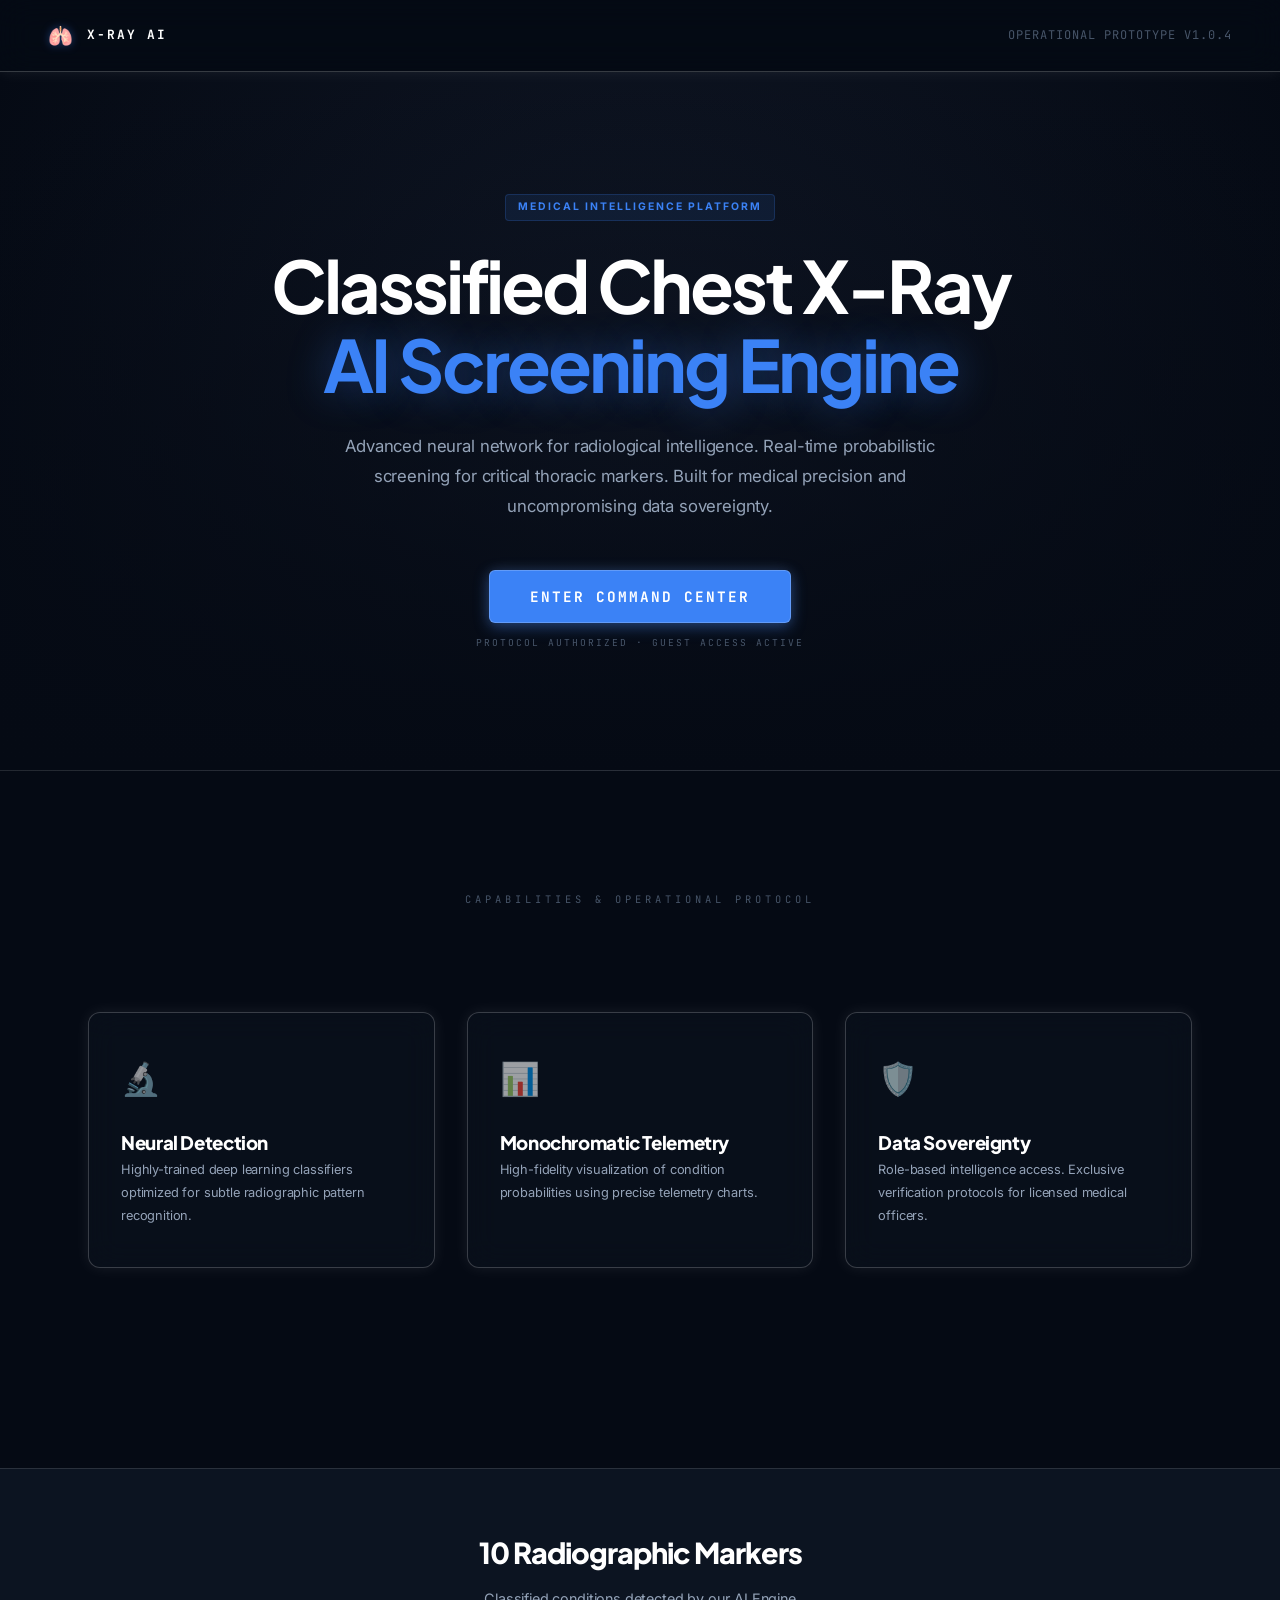
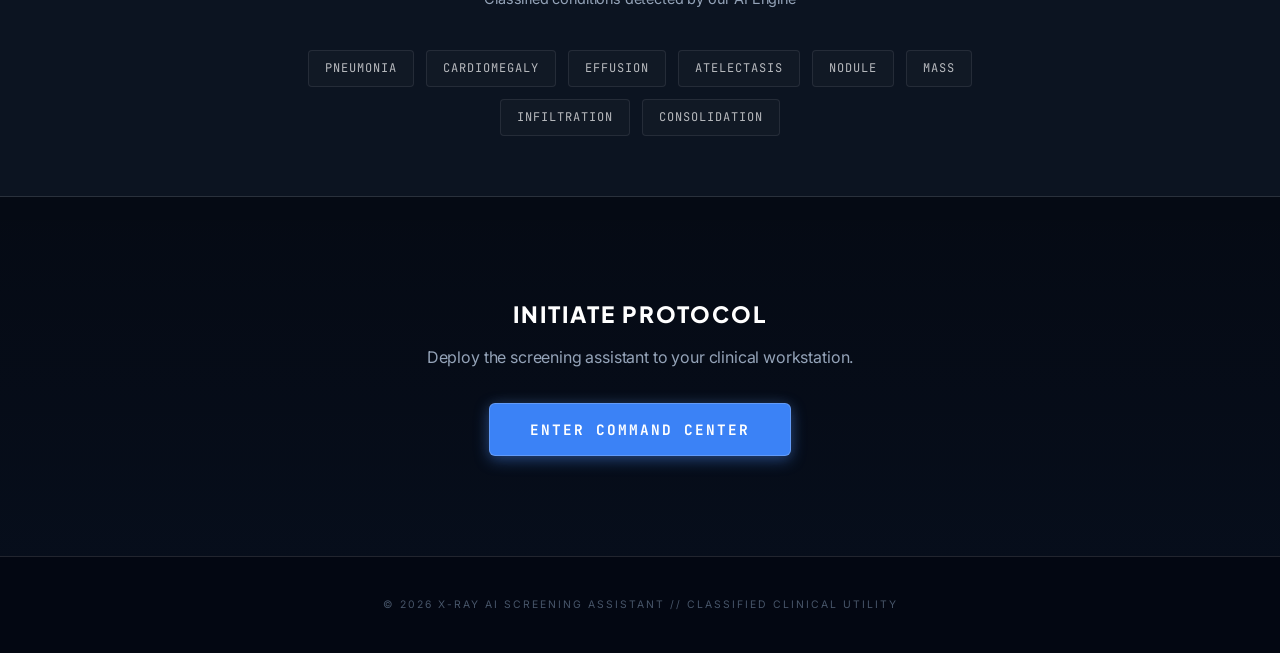
<file: xray-ai/index.html>
<!DOCTYPE html>
<html lang="en">

<head>
    <meta charset="UTF-8" />
    <meta name="viewport" content="width=device-width, initial-scale=1.0" />
    <title>X-Ray AI | Classified Screening Assistant</title>
    <meta name="description" content="Secure, AI-powered chest X-ray screening for medical intelligence." />
    <link rel="stylesheet" href="css/style.css" />
    <link rel="icon"
        href="data:image/svg+xml,<svg xmlns='http://www.w3.org/2000/svg' viewBox='0 0 100 100'><text y='.9em' font-size='90'>🫁</text></svg>" />
    <style>
        /* Landing page specifics using the new global theme tokens */
        .hero {
            position: relative;
            background: radial-gradient(circle at center, #111827 0%, #050a14 100%);
            border-bottom: 1px solid var(--border);
        }

        .hero::after {
            content: '';
            position: absolute;
            inset: 0;
            background: linear-gradient(0deg, rgba(5, 10, 20, 1) 0%, transparent 100%);
        }

        .hero-content {
            position: relative;
            z-index: 10;
        }

        .land-nav {
            position: sticky;
            top: 0;
            background: rgba(5, 10, 20, 0.7);
            backdrop-filter: blur(16px);
            border-bottom: 1px solid var(--glass-border);
            box-shadow: var(--glass-glow);
            z-index: 100;
        }

        .hero-badge {
            display: inline-block;
            padding: 4px 12px;
            background: rgba(59, 130, 246, 0.1);
            border: 1px solid rgba(59, 130, 246, 0.2);
            border-radius: 4px;
            color: var(--primary);
            font-size: 0.65rem;
            text-transform: uppercase;
            letter-spacing: 2px;
            font-weight: 700;
            margin-bottom: 24px;
        }

        .btn-large {
            padding: 16px 40px;
            font-size: 0.9rem;
            letter-spacing: 2px;
        }

        .feature-grid-land {
            display: grid;
            grid-template-columns: repeat(auto-fit, minmax(280px, 1fr));
            gap: 32px;
            padding: 80px 48px;
            max-width: 1200px;
            margin: 0 auto;
        }

        .stat-banner {
            background: var(--navy-dark);
            border-top: 1px solid var(--border);
            border-bottom: 1px solid var(--border);
            padding: 60px 0;
            text-align: center;
        }

        .section-label {
            font-size: 0.65rem;
            color: var(--text-dim);
            text-transform: uppercase;
            letter-spacing: 4px;
            margin-bottom: 24px;
            display: block;
        }

        .hero h1 {
            font-size: clamp(2.5rem, 6vw, 4.5rem);
            line-height: 1.1;
            margin-bottom: 28px;
            letter-spacing: -3px;
        }

        .hero p {
            font-size: 1.05rem;
            line-height: 1.8;
            max-width: 640px;
            margin: 0 auto 48px;
            color: var(--text-muted);
        }
    </style>
</head>

<body>
    <div class="landing">
        <!-- Navbar -->
        <nav class="land-nav">
            <div class="nav-brand"
                style="display:flex;align-items:center;gap:12px;font-family:'JetBrains Mono', monospace;font-weight:700;letter-spacing:2px;text-transform:uppercase;font-size:0.8rem;">
                <span style="font-size:20px;filter:drop-shadow(0 0 5px var(--primary-glow))">🫁</span> X-RAY AI
            </div>
            <div style="display:flex;gap:16px;">
                <span
                    style="font-size:0.75rem;color:var(--text-dim);font-family:'JetBrains Mono', monospace;text-transform:uppercase;letter-spacing:1px;align-self:center;">
                    Operational Prototype v1.0.4
                </span>
            </div>
        </nav>

        <!-- Hero -->
        <section class="hero">
            <div class="hero-content">
                <span class="hero-badge">Medical Intelligence Platform</span>
                <h1 style="color:#fff;">Classified Chest X-Ray <br /><span
                        style="color:var(--primary);text-shadow: 0 0 40px var(--primary-glow);">AI Screening
                        Engine</span></h1>
                <p>Advanced neural network for radiological intelligence. Real-time probabilistic screening for
                    critical thoracic markers. Built for medical precision and uncompromising data sovereignty.</p>

                <div style="display:flex;gap:16px;justify-content:center;margin-top:40px;flex-wrap:wrap;">
                    <div>
                        <button class="btn btn-blue btn-large" onclick="window.location.href='pages/dashboard.html'">
                            ENTER COMMAND CENTER
                        </button>
                        <div
                            style="margin-top:12px;font-family:'JetBrains Mono', monospace;font-size:0.6rem;color:var(--text-dim);text-transform:uppercase;letter-spacing:2px;">
                            Protocol Authorized · Guest Access Active
                        </div>
                    </div>
                </div>
            </div>
        </section>

        <!-- Features -->
        <section style="padding:120px 0;background:var(--bg);">
            <span class="section-label" style="text-align:center;">Capabilities & Operational Protocol</span>
            <div class="feature-grid-land">
                <div class="card"
                    style="border-color:var(--glass-border); background: rgba(12, 20, 33, 0.5); box-shadow: var(--glass-glow);">
                    <div class="card-body" style="padding: 40px 32px;">
                        <div style="font-size:32px;margin-bottom:24px;opacity:0.6;">🔬</div>
                        <h3>Neural Detection</h3>
                        <p style="font-size:0.8rem;line-height:1.8;color:var(--text-muted);">Highly-trained deep
                            learning classifiers
                            optimized for subtle radiographic pattern recognition.</p>
                    </div>
                </div>
                <div class="card"
                    style="border-color:var(--glass-border); background: rgba(12, 20, 33, 0.5); box-shadow: var(--glass-glow);">
                    <div class="card-body" style="padding: 40px 32px;">
                        <div style="font-size:32px;margin-bottom:24px;opacity:0.6;">📊</div>
                        <h3>Monochromatic Telemetry</h3>
                        <p style="font-size:0.8rem;line-height:1.8;color:var(--text-muted);">High-fidelity visualization
                            of condition
                            probabilities using precise telemetry charts.</p>
                    </div>
                </div>
                <div class="card"
                    style="border-color:var(--glass-border); background: rgba(12, 20, 33, 0.5); box-shadow: var(--glass-glow);">
                    <div class="card-body" style="padding: 40px 32px;">
                        <div style="font-size:32px;margin-bottom:24px;opacity:0.6;">🛡️</div>
                        <h3>Data Sovereignty</h3>
                        <p style="font-size:0.8rem;line-height:1.8;color:var(--text-muted);">Role-based intelligence
                            access. Exclusive
                            verification protocols for licensed medical officers.</p>
                    </div>
                </div>
            </div>
        </section>

        <section class="stat-banner">
            <h2 style="color:#fff;font-size:1.8rem;margin-bottom:12px;letter-spacing:-1px;">10 Radiographic Markers</h2>
            <p style="color:var(--text-muted);font-size:0.9rem;margin-bottom:40px;">Classified conditions detected by
                our AI Engine</p>
            <div
                style="display:flex;flex-wrap:wrap;justify-content:center;gap:12px;max-width:800px;margin:0 auto;opacity:0.7;">
                <span class="disease-chip"
                    style="background:rgba(255,255,255,0.03);border:1px solid var(--border);padding:8px 16px;border-radius:4px;font-size:0.75rem;letter-spacing:1px;text-transform:uppercase;">Pneumonia</span>
                <span class="disease-chip"
                    style="background:rgba(255,255,255,0.03);border:1px solid var(--border);padding:8px 16px;border-radius:4px;font-size:0.75rem;letter-spacing:1px;text-transform:uppercase;">Cardiomegaly</span>
                <span class="disease-chip"
                    style="background:rgba(255,255,255,0.03);border:1px solid var(--border);padding:8px 16px;border-radius:4px;font-size:0.75rem;letter-spacing:1px;text-transform:uppercase;">Effusion</span>
                <span class="disease-chip"
                    style="background:rgba(255,255,255,0.03);border:1px solid var(--border);padding:8px 16px;border-radius:4px;font-size:0.75rem;letter-spacing:1px;text-transform:uppercase;">Atelectasis</span>
                <span class="disease-chip"
                    style="background:rgba(255,255,255,0.03);border:1px solid var(--border);padding:8px 16px;border-radius:4px;font-size:0.75rem;letter-spacing:1px;text-transform:uppercase;">Nodule</span>
                <span class="disease-chip"
                    style="background:rgba(255,255,255,0.03);border:1px solid var(--border);padding:8px 16px;border-radius:4px;font-size:0.75rem;letter-spacing:1px;text-transform:uppercase;">Mass</span>
                <span class="disease-chip"
                    style="background:rgba(255,255,255,0.03);border:1px solid var(--border);padding:8px 16px;border-radius:4px;font-size:0.75rem;letter-spacing:1px;text-transform:uppercase;">Infiltration</span>
                <span class="disease-chip"
                    style="background:rgba(255,255,255,0.03);border:1px solid var(--border);padding:8px 16px;border-radius:4px;font-size:0.75rem;letter-spacing:1px;text-transform:uppercase;">Consolidation</span>
            </div>
        </section>

        <section
            style="padding:100px 48px;text-align:center;background:linear-gradient(rgba(5,10,20,0) 0%, rgba(59,130,246,0.03) 100%);">
            <h2 style="color:#fff;margin-bottom:12px;text-transform:uppercase;letter-spacing:2px;font-size:1.4rem;">
                Initiate Protocol</h2>
            <p style="color:var(--text-muted);margin-bottom:32px;">Deploy the screening assistant to your clinical
                workstation.</p>
            <button class="btn btn-blue btn-large" onclick="window.location.href='pages/dashboard.html'">ENTER COMMAND
                CENTER</button>
        </section>

        <footer
            style="padding:40px;background:#030712;border-top:1px solid var(--border);text-align:center;font-size:0.65rem;color:var(--text-dim);text-transform:uppercase;letter-spacing:2px;">
            © 2026 X-RAY AI SCREENING ASSISTANT // CLASSIFIED CLINICAL UTILITY
        </footer>
    </div>

    <script>
        function navigate(href) { window.location.href = href; }
        const sess = sessionStorage.getItem("xray_user");
        if (sess) {
            try {
                const u = JSON.parse(sess);
                if (u && u.uid) window.location.href = "pages/dashboard.html";
            } catch { }
        }
    </script>
</body>

</html>
</file>
<file: xray-ai/css/style.css>
/* ============================================================
   X-Ray AI Screening Assistant – Global Styles
   Classified Monochrome Theme: Dark Navy / Slate / Steel
   ============================================================ */
@import url('https://fonts.googleapis.com/css2?family=Plus+Jakarta+Sans:wght@400;500;600;700;800&family=JetBrains+Mono:wght@400;500;600;700&family=Inter:wght@300;400;500;600;700&display=swap');

:root {
  --primary: #3b82f6;
  --primary-glow: rgba(59, 130, 246, 0.4);
  --navy-deep: #050a14;
  --navy-dark: #0c1421;
  --navy-mid: #1e293b;
  --navy-accent: #334155;
  --bg: #050a14;
  --bg-card: #0c1421;
  --text: #f8fafc;
  --text-muted: #94a3b8;
  --text-dim: #475569;
  --border: rgba(255, 255, 255, 0.12);
  --glass-glow: 0 0 15px rgba(255, 255, 255, 0.08);
  --glass-border: rgba(255, 255, 255, 0.2);
  --radius: 12px;
  --radius-sm: 6px;
  --shadow: 0 4px 20px rgba(0, 0, 0, 0.4);
  --sidebar-w: 260px;

  /* Status colors - subtle and monochromatic where possible */
  --low: #10b981;
  --moderate: #f59e0b;
  --high: #ef4444;
}

*,
*::before,
*::after {
  box-sizing: border-box;
  margin: 0;
  padding: 0;
}

body {
  font-family: 'Inter', sans-serif;
  background: var(--bg);
  color: var(--text);
  min-height: 100vh;
  overflow-x: hidden;
  line-height: 1.6;
  letter-spacing: -0.01em;
}

h1,
h2,
h3,
.topbar-title {
  font-family: 'Plus Jakarta Sans', sans-serif;
  letter-spacing: -0.02em;
  font-weight: 800;
}

.section-label,
.nav-section-label,
.auth-sub,
.form-group label,
.stat-label,
.risk-badge,
.btn,
.disease-chip,
.thumb-img {
  font-family: 'JetBrains Mono', monospace;
  letter-spacing: 0.05em;
  text-transform: uppercase;
}

a {
  text-decoration: none;
  color: inherit;
}

button {
  cursor: pointer;
  font-family: inherit;
}

img {
  max-width: 100%;
  border-radius: var(--radius-sm);
}

/* ── Scrollbar ──────────────────────────────────────────── */
::-webkit-scrollbar {
  width: 5px;
}

::-webkit-scrollbar-track {
  background: var(--navy-deep);
}

::-webkit-scrollbar-thumb {
  background: var(--navy-accent);
  border-radius: 99px;
}

/* ============================================================
   AUTH PAGES
   ============================================================ */
.auth-bg {
  min-height: 100vh;
  background: radial-gradient(circle at top right, #111827, #050a14);
  display: flex;
  align-items: center;
  justify-content: center;
  padding: 24px;
}

.auth-card {
  background: rgba(12, 20, 33, 0.75);
  backdrop-filter: blur(25px);
  border: 1px solid var(--glass-border);
  border-radius: 16px;
  padding: 48px 40px;
  width: 100%;
  max-width: 440px;
  box-shadow: 0 40px 100px rgba(0, 0, 0, 0.6), var(--glass-glow);
  animation: fadeIn 0.6s ease-out;
}

@keyframes fadeIn {
  from {
    opacity: 0;
    transform: translateY(10px);
  }

  to {
    opacity: 1;
    transform: translateY(0);
  }
}

.auth-logo {
  display: flex;
  align-items: center;
  justify-content: center;
  gap: 12px;
  margin-bottom: 40px;
}

.auth-logo .logo-icon {
  font-size: 32px;
  filter: drop-shadow(0 0 10px var(--primary-glow));
}

.auth-logo h1 {
  font-size: 1.5rem;
  font-weight: 700;
  color: #fff;
  letter-spacing: 1px;
  text-transform: uppercase;
}

.auth-title {
  font-size: 1.4rem;
  font-weight: 600;
  text-align: center;
  margin-bottom: 8px;
  color: #fff;
}

.auth-sub {
  color: var(--text-muted);
  text-align: center;
  margin-bottom: 32px;
  font-size: 0.85rem;
  text-transform: uppercase;
  letter-spacing: 1px;
}

.form-group {
  margin-bottom: 20px;
}

.form-group label {
  display: block;
  font-size: 0.75rem;
  font-weight: 600;
  color: var(--text-muted);
  text-transform: uppercase;
  letter-spacing: 1px;
  margin-bottom: 8px;
}

.form-group input,
.form-group select {
  width: 100%;
  padding: 12px 14px;
  background: rgba(0, 0, 0, 0.2);
  border: 1px solid var(--border);
  border-radius: var(--radius-sm);
  color: #fff;
  font-size: 0.95rem;
  outline: none;
  transition: all 0.2s;
}

.form-group input:focus {
  border-color: var(--primary);
  box-shadow: 0 0 0 1px var(--primary);
}

.role-picker {
  display: flex;
  gap: 10px;
}

.role-btn {
  flex: 1;
  padding: 12px;
  border: 1px solid var(--border);
  border-radius: var(--radius-sm);
  background: rgba(255, 255, 255, 0.03);
  color: var(--text-muted);
  font-size: 0.85rem;
  font-weight: 600;
  transition: all 0.2s;
}

.role-btn.active {
  border-color: var(--primary);
  color: #fff;
  background: rgba(59, 130, 246, 0.1);
}

.btn-primary {
  width: 100%;
  padding: 14px;
  background: var(--primary);
  color: #fff;
  border: none;
  border-radius: var(--radius-sm);
  font-size: 0.9rem;
  font-weight: 700;
  text-transform: uppercase;
  letter-spacing: 1px;
  margin-top: 10px;
  transition: all 0.2s;
}

.btn-primary:hover {
  filter: brightness(1.1);
  box-shadow: 0 0 20px var(--primary-glow);
}

.auth-footer {
  text-align: center;
  margin-top: 24px;
  font-size: 0.82rem;
  color: var(--text-muted);
}

.auth-footer a {
  color: var(--primary);
  font-weight: 600;
}

/* ============================================================
   APP SHELL
   ============================================================ */
.sidebar {
  width: var(--sidebar-w);
  background: rgba(12, 20, 33, 0.85);
  backdrop-filter: blur(16px);
  border-right: 1px solid rgba(255, 255, 255, 0.05);
  position: fixed;
  inset: 0 auto 0 0;
  z-index: 100;
  display: flex;
  flex-direction: column;
}

.sidebar-logo {
  padding: 32px 24px;
  display: flex;
  align-items: center;
  gap: 12px;
}

.sidebar-logo .logo-icon {
  font-size: 24px;
}

.sidebar-logo h2 {
  font-size: 1rem;
  font-weight: 700;
  color: #fff;
  text-transform: uppercase;
  letter-spacing: 1px;
}

.sidebar-nav {
  flex: 1;
  padding: 0 12px;
}

.nav-section-label {
  font-size: 0.65rem;
  color: var(--text-dim);
  text-transform: uppercase;
  letter-spacing: 1.5px;
  padding: 0 12px;
  margin: 24px 0 12px;
}

.nav-item {
  display: flex;
  align-items: center;
  gap: 12px;
  padding: 12px 14px;
  border-radius: 8px;
  color: var(--text-muted);
  font-size: 0.82rem;
  font-weight: 500;
  transition: all 0.2s;
  border: none;
  background: none;
  width: 100%;
  margin-bottom: 6px;
  border: 1px solid transparent;
  text-transform: uppercase;
  letter-spacing: 0.5px;
}

.nav-item:hover {
  color: #fff;
  background: rgba(255, 255, 255, 0.03);
}

.nav-item.active {
  color: #fff;
  background: rgba(255, 255, 255, 0.05);
  border-color: var(--glass-border);
  box-shadow: var(--glass-glow);
}

.nav-icon {
  font-size: 1.1rem;
  opacity: 0.6;
}

.nav-item.active .nav-icon {
  opacity: 1;
  color: var(--primary);
}

.sidebar-footer {
  padding: 20px 12px;
  border-top: 1px solid var(--border);
}

.user-pill {
  display: flex;
  align-items: center;
  gap: 10px;
  padding: 10px;
  border-radius: 8px;
  background: rgba(255, 255, 255, 0.03);
}

.user-avatar {
  width: 32px;
  height: 32px;
  border-radius: 50%;
  background: var(--navy-mid);
  display: flex;
  align-items: center;
  justify-content: center;
  font-size: 0.75rem;
  font-weight: 700;
  color: #fff;
  border: 1px solid var(--border);
}

.page-heading h2 {
  font-size: 1.6rem;
  font-weight: 600;
  color: #fff;
  letter-spacing: -0.02em;
}

.page-heading p {
  font-size: 0.85rem;
  color: var(--text-dim);
  margin-top: 6px;
  letter-spacing: 0.5px;
}

.uname {
  font-size: 0.78rem;
  font-weight: 600;
  color: #fff;
}

.urole {
  font-size: 0.65rem;
  color: var(--text-dim);
  text-transform: uppercase;
}

.main-content {
  margin-left: var(--sidebar-w);
  min-height: 100vh;
  display: flex;
  flex-direction: column;
}

.topbar {
  height: 64px;
  background: rgba(5, 10, 20, 0.7);
  backdrop-filter: blur(12px);
  border-bottom: 1px solid rgba(255, 255, 255, 0.05);
  padding: 0 32px;
  display: flex;
  align-items: center;
  justify-content: space-between;
  position: sticky;
  top: 0;
  z-index: 50;
}

.topbar-title {
  font-size: 0.75rem;
  letter-spacing: 3px;
  text-transform: uppercase;
  color: #fff;
  font-weight: 800;
  font-family: 'JetBrains Mono', monospace;
}

.topbar-right {
  display: flex;
  align-items: center;
  gap: 20px;
  font-size: 0.75rem;
  color: var(--text-muted);
}

.topbar-dot {
  width: 6px;
  height: 6px;
  background: var(--primary);
  border-radius: 50%;
  box-shadow: 0 0 10px var(--primary);
}

.page-body {
  padding: 40px;
}

/* ============================================================
   COMPONENTS
   ============================================================ */
.card {
  background: rgba(12, 20, 33, 0.6);
  backdrop-filter: blur(15px);
  border: 1px solid var(--glass-border);
  border-radius: var(--radius);
  overflow: hidden;
  box-shadow: 0 10px 30px rgba(0, 0, 0, 0.2), var(--glass-glow);
}

.card-header {
  padding: 32px 32px 24px;
  border-bottom: 1px solid var(--border);
  display: flex;
  align-items: center;
  gap: 12px;
  color: #fff;
}

.card-header h3 {
  font-size: 0.85rem;
  text-transform: uppercase;
  letter-spacing: 2px;
}

.card-body {
  padding: 32px;
}

.stats-grid {
  display: grid;
  grid-template-columns: repeat(auto-fit, minmax(180px, 1fr));
  gap: 16px;
  margin-bottom: 32px;
}

.stat-card {
  background: rgba(12, 20, 33, 0.5);
  backdrop-filter: blur(10px);
  border: 1px solid var(--glass-border);
  border-radius: var(--radius);
  padding: 32px 28px;
  position: relative;
  overflow: hidden;
  box-shadow: var(--glass-glow);
}

.stat-card::before {
  content: '';
  position: absolute;
  inset: 0;
  background: linear-gradient(135deg, rgba(255, 255, 255, 0.02) 0%, transparent 100%);
}

.stat-label {
  font-size: 0.65rem;
  color: var(--text-dim);
  text-transform: uppercase;
  letter-spacing: 1.5px;
  margin-bottom: 8px;
}

.stat-value {
  font-size: 2rem;
  font-weight: 600;
  color: #fff;
  font-family: 'Space Grotesk', sans-serif;
}

.disclaimer {
  background: rgba(245, 158, 11, 0.05);
  border: 1px solid rgba(245, 158, 11, 0.2);
  border-radius: var(--radius-sm);
  padding: 12px 18px;
  font-size: 0.78rem;
  color: #f59e0b;
  margin-bottom: 32px;
}

.btn {
  display: inline-flex;
  align-items: center;
  gap: 8px;
  padding: 10px 18px;
  border-radius: var(--radius-sm);
  font-size: 0.78rem;
  font-weight: 700;
  text-transform: uppercase;
  letter-spacing: 0.5px;
  transition: all 0.2s;
}

.btn-blue {
  background: var(--primary);
  color: #fff;
  border: 1px solid rgba(255, 255, 255, 0.2);
  box-shadow: 0 4px 15px rgba(59, 130, 246, 0.4), var(--glass-glow);
}

.btn-outline {
  background: transparent;
  border: 1px solid var(--border);
  color: var(--text-muted);
}

.btn-outline:hover {
  border-color: var(--primary);
  color: #fff;
  background: rgba(255, 255, 255, 0.02);
}

.risk-badge {
  display: inline-flex;
  align-items: center;
  gap: 6px;
  padding: 4px 12px;
  border-radius: 4px;
  font-size: 0.65rem;
  font-weight: 800;
  text-transform: uppercase;
  border: 1px solid transparent;
}

.risk-low {
  color: #10b981;
  border-color: rgba(16, 185, 129, 0.3);
  background: rgba(16, 185, 129, 0.05);
}

.risk-moderate {
  color: #f59e0b;
  border-color: rgba(245, 158, 11, 0.3);
  background: rgba(245, 158, 11, 0.05);
}

.risk-high {
  color: #ef4444;
  border-color: rgba(239, 68, 68, 0.3);
  background: rgba(239, 68, 68, 0.05);
}

.table-wrap {
  overflow-x: auto;
}

table {
  width: 100%;
  border-collapse: collapse;
  font-size: 0.82rem;
}

th {
  padding: 16px;
  text-align: left;
  color: var(--text-dim);
  text-transform: uppercase;
  letter-spacing: 1px;
  font-size: 0.65rem;
  border-bottom: 1px solid var(--border);
}

td {
  padding: 16px;
  border-bottom: 1px solid var(--border);
  color: var(--text-muted);
}

tr:hover td {
  background: rgba(255, 255, 255, 0.01);
  color: #fff;
}

.thumb-img {
  width: 40px;
  height: 40px;
  object-fit: cover;
  opacity: 0.6;
  transition: opacity 0.2s;
  background: #000;
}

tr:hover .thumb-img {
  opacity: 1;
}

/* ── Analysis Panel ─────────────────────────────────────── */
.upload-zone {
  border: 1px dashed var(--border);
  background: rgba(255, 255, 255, 0.02);
  padding: 60px 24px;
  text-align: center;
  border-radius: var(--radius);
  transition: all 0.2s;
}

.upload-zone:hover {
  border-color: var(--primary);
  background: rgba(59, 130, 246, 0.03);
}

.upload-icon {
  font-size: 40px;
  margin-bottom: 16px;
  opacity: 0.4;
}

.upload-text h3 {
  font-size: 0.85rem;
  text-transform: uppercase;
  letter-spacing: 2px;
  color: #fff;
  margin-bottom: 8px;
  font-family: 'JetBrains Mono', monospace;
}

.bar-track {
  height: 4px;
  background: rgba(255, 255, 255, 0.05);
  border-radius: 2px;
  margin-top: 6px;
  overflow: hidden;
}

.bar-fill {
  height: 100%;
  transition: width 1s ease-out;
}

.bar-low {
  background: #10b981;
}

.bar-moderate {
  background: #f59e0b;
}

.bar-high {
  background: #ef4444;
}

/* ── Landing Page ───────────────────────────────────────── */
.landing {
  background: var(--navy-deep);
  color: #fff;
}

.land-nav {
  height: 72px;
  padding: 0 48px;
  display: flex;
  align-items: center;
  justify-content: space-between;
  border-bottom: 1px solid var(--border);
}

.hero {
  padding: 120px 48px;
  text-align: center;
}

.hero h1 {
  font-size: 4rem;
  font-weight: 700;
  margin-bottom: 24px;
  letter-spacing: -2px;
}

.hero p {
  color: var(--text-muted);
  font-size: 1.1rem;
  max-width: 600px;
  margin: 0 auto 40px;
  line-height: 1.6;
}

@media (max-width: 900px) {
  .sidebar {
    transform: translateX(-100%);
  }

  .sidebar.open {
    transform: translateX(0);
  }

  .main-content {
    margin-left: 0;
  }

  .topbar {
    padding: 0 16px 0 64px;
  }

  .hero h1 {
    font-size: 2.5rem;
  }
}
</file>
